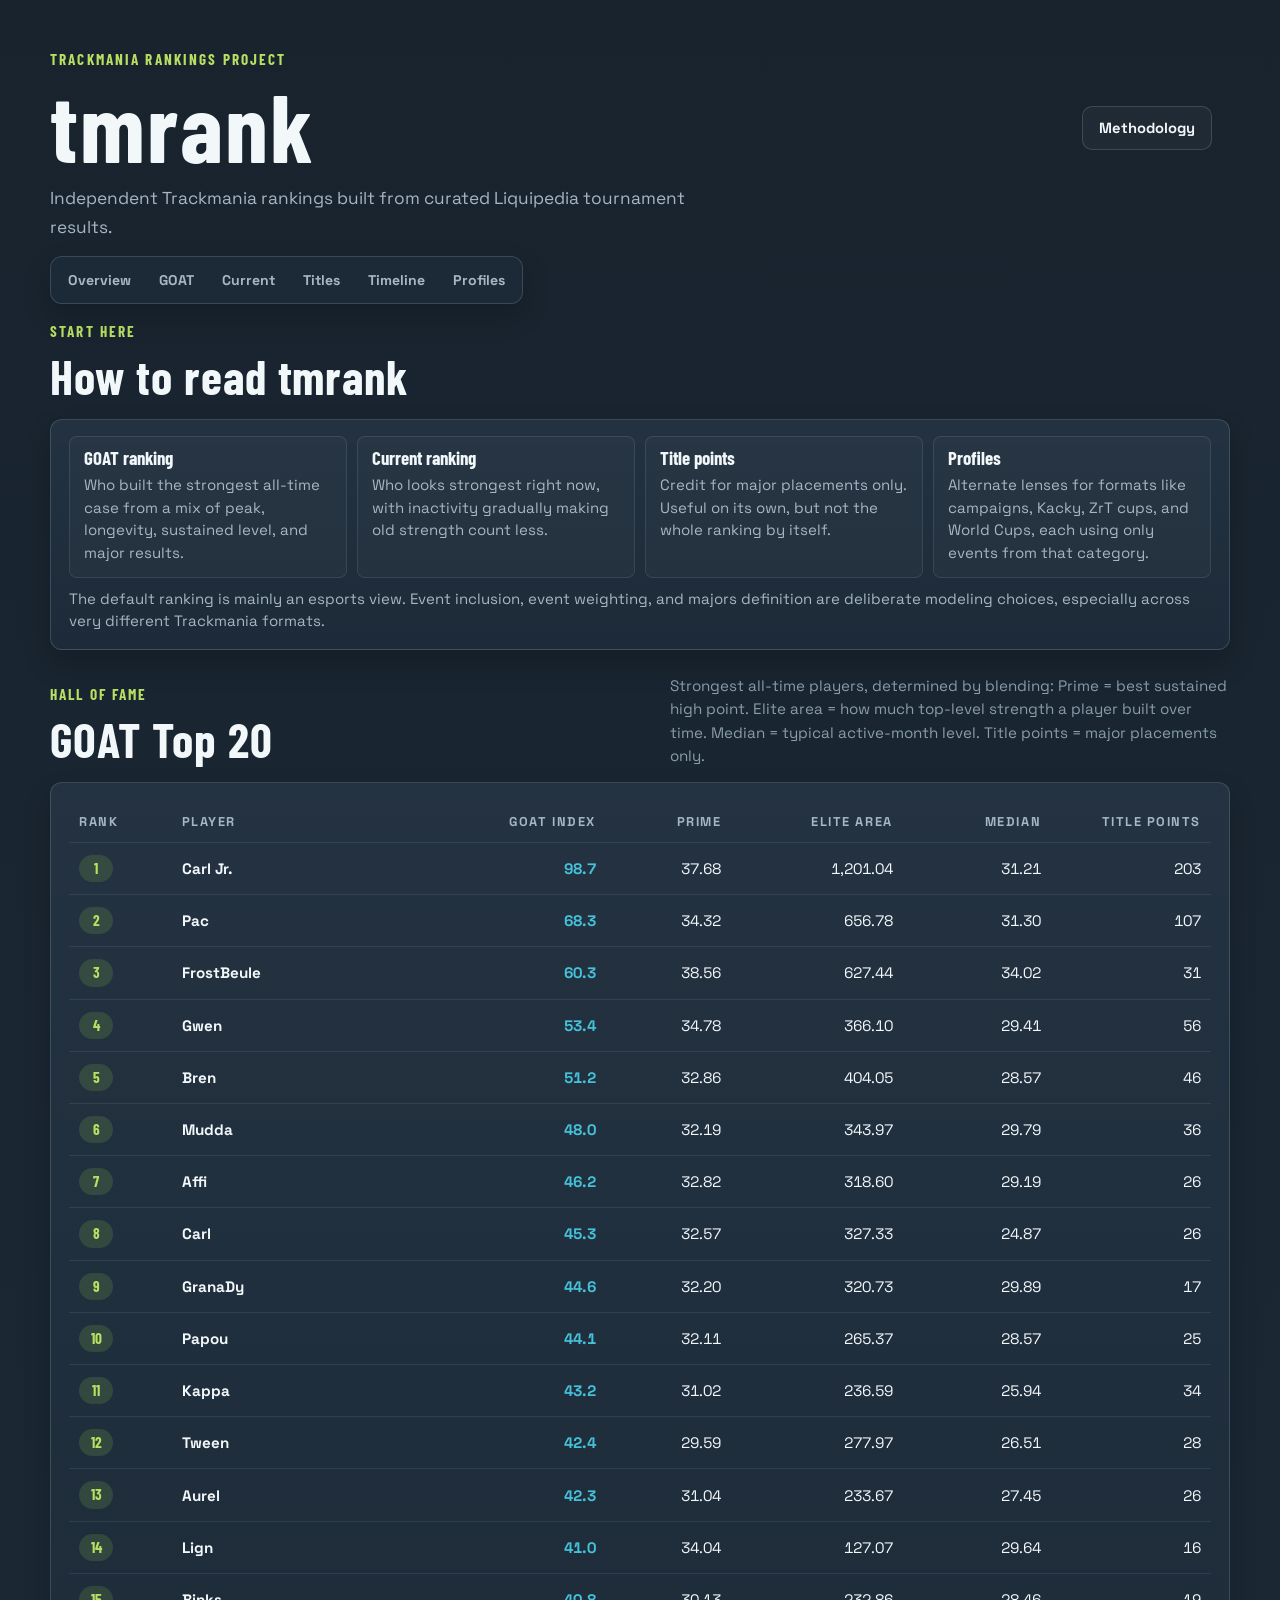
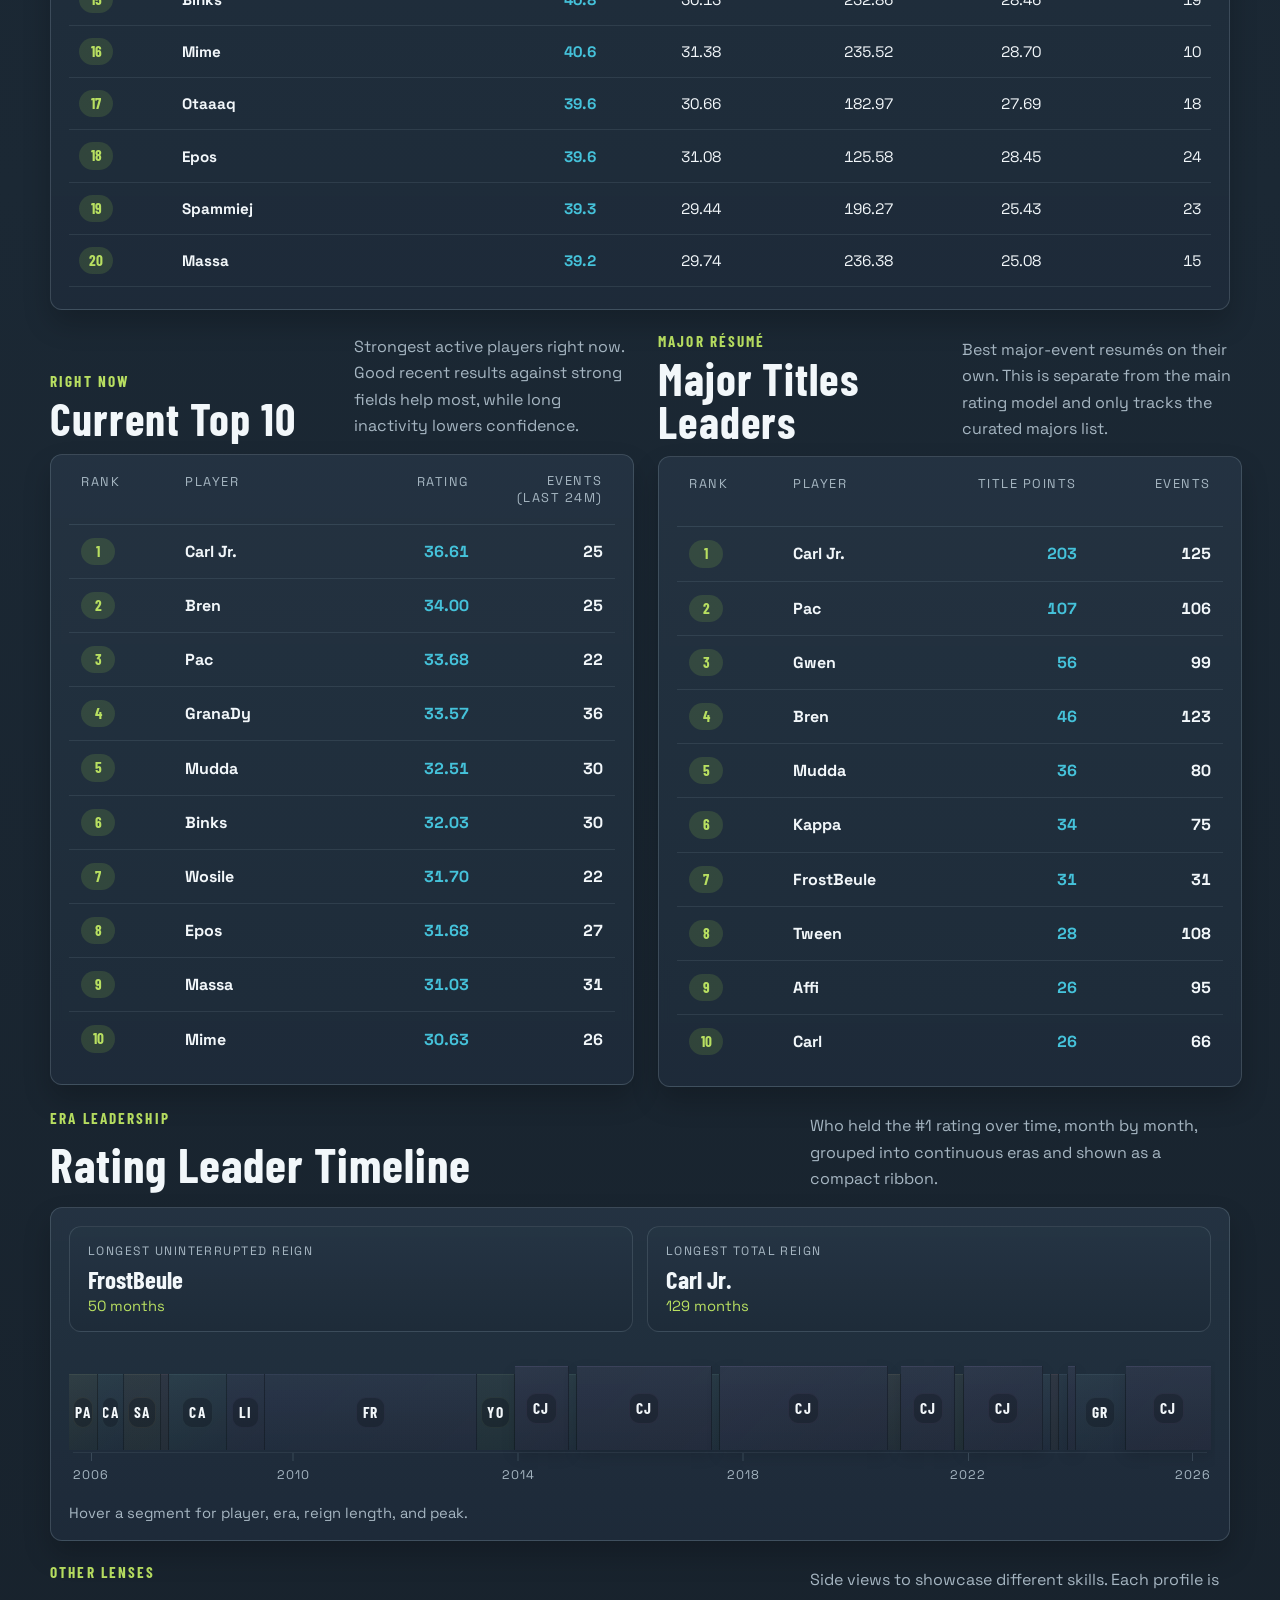
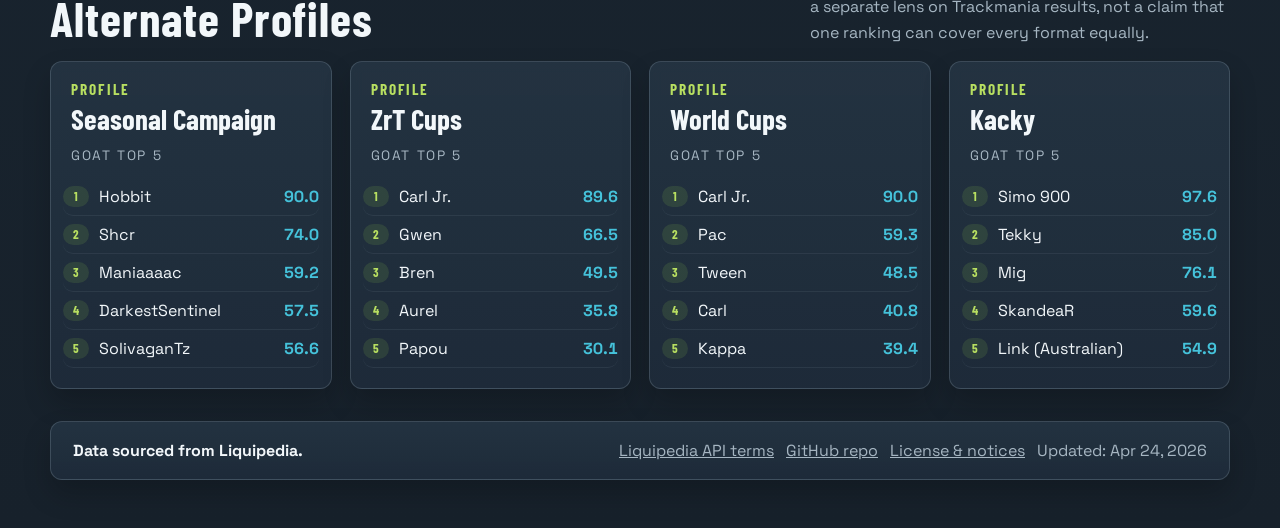
<file: docs/index.html>
<!doctype html>
<html lang="en">
  <head>
    <meta charset="utf-8">
    <meta name="viewport" content="width=device-width, initial-scale=1">
    <title>tmrank</title>
    <meta
      name="description"
      content="Trackmania rankings and GOAT views built from curated Liquipedia event history."
    >
    <link rel="preconnect" href="https://fonts.googleapis.com">
    <link rel="preconnect" href="https://fonts.gstatic.com" crossorigin>
    <link
      href="https://fonts.googleapis.com/css2?family=Barlow+Condensed:wght@500;600;700&family=Space+Grotesk:wght@400;500;700&display=swap"
      rel="stylesheet"
    >
    <link rel="stylesheet" href="./assets/styles.css?v=20260424m">
  </head>
  <body>
    <div class="site-shell">
      <header class="hero">
        <div class="hero__topline">
          <div class="hero__eyebrow">Trackmania rankings project</div>
          <a class="button hero__methodology" href="./methodology.html">Methodology</a>
        </div>
        <div class="hero__main">
          <h1>tmrank</h1>
          <p class="hero__lede">
            Independent Trackmania rankings built from curated Liquipedia tournament results.
          </p>
        </div>
      </header>

      <nav class="section-nav" aria-label="Rankings sections">
        <a href="#overview">Overview</a>
        <a href="#goat">GOAT</a>
        <a href="#current">Current</a>
        <a href="#titles">Titles</a>
        <a href="#timeline-section">Timeline</a>
        <a href="#profiles">Profiles</a>
      </nav>

      <main class="content">
        <section class="section" id="overview">
          <div class="section__header">
            <div>
              <p class="section__eyebrow">Start here</p>
              <h2>How to read tmrank</h2>
            </div>
          </div>
          <div class="card explainer-card">
            <div class="explainer-grid">
              <article class="explainer-item">
                <details class="explainer-disclosure" open>
                  <summary><h3>GOAT ranking</h3></summary>
                  <p>Who built the strongest all-time case from a mix of peak, longevity, sustained level, and major results.</p>
                </details>
              </article>
              <article class="explainer-item">
                <details class="explainer-disclosure" open>
                  <summary><h3>Current ranking</h3></summary>
                  <p>Who looks strongest right now, with inactivity gradually making old strength count less.</p>
                </details>
              </article>
              <article class="explainer-item">
                <details class="explainer-disclosure" open>
                  <summary><h3>Title points</h3></summary>
                  <p>Credit for major placements only. Useful on its own, but not the whole ranking by itself.</p>
                </details>
              </article>
              <article class="explainer-item">
                <details class="explainer-disclosure" open>
                  <summary><h3>Profiles</h3></summary>
                  <p>Alternate lenses for formats like campaigns, Kacky, ZrT cups, and World Cups, each using only events from that category.</p>
                </details>
              </article>
            </div>
            <details class="explainer-note-disclosure" open>
              <summary>Modeling choices</summary>
              <p class="explainer-note">
                The default ranking is mainly an esports view. Event inclusion, event weighting, and majors definition
                are deliberate modeling choices, especially across very different Trackmania formats.
              </p>
            </details>
          </div>
        </section>

        <section class="section" id="goat">
          <div class="section__header">
            <div>
              <p class="section__eyebrow">Hall of fame</p>
              <h2>GOAT Top 20</h2>
            </div>
            <div class="section__copy section__copy--wide">
              <p class="section__hint">Strongest all-time players, determined by blending: Prime = best sustained high point. Elite area = how much top-level strength a player built over time. Median = typical active-month level. Title points = major placements only.</p>
            </div>
          </div>
          <div class="card table-card">
            <div id="goat-table"></div>
          </div>
        </section>

        <section class="section section--split">
          <div id="current">
            <div class="section__header">
              <div>
                <p class="section__eyebrow">Right now</p>
                <h2>Current Top 10</h2>
              </div>
              <p class="section__copy">
                Strongest active players right now. Good recent results against strong fields help most, while long
                inactivity lowers confidence.
              </p>
            </div>
            <div class="card table-card">
              <div id="current-table"></div>
            </div>
          </div>
          <div id="titles">
            <div class="section__header">
              <div>
                <p class="section__eyebrow">Major résumé</p>
                <h2>Major Titles Leaders</h2>
              </div>
              <p class="section__copy">
                Best major-event resumés on their own. This is separate from the main rating model and only tracks the
                curated majors list.
              </p>
            </div>
            <div class="card table-card">
              <div id="titles-table"></div>
            </div>
          </div>
        </section>

        <section class="section" id="timeline-section">
          <div class="section__header">
            <div>
              <p class="section__eyebrow">Era leadership</p>
              <h2>Rating Leader Timeline</h2>
            </div>
            <p class="section__copy">
              Who held the #1 rating over time, month by month, grouped into continuous eras and shown as a compact
              ribbon.
            </p>
          </div>
          <div class="card timeline-card">
            <div id="timeline"></div>
          </div>
        </section>

        <section class="section" id="profiles">
          <div class="section__header">
            <div>
              <p class="section__eyebrow">Other lenses</p>
              <h2>Alternate Profiles</h2>
            </div>
            <p class="section__copy">
              Side views to showcase different skills. Each profile is a separate lens on Trackmania
              results, not a claim that one ranking can cover every format equally.
            </p>
          </div>
          <div class="profile-grid" id="profile-cards"></div>
        </section>
      </main>

      <footer class="site-footer card">
        <div>
          <strong>Data sourced from Liquipedia.</strong>
        </div>
        <div class="site-footer__links">
          <a href="https://liquipedia.net/api-terms-of-use" target="_blank" rel="noreferrer">Liquipedia API terms</a>
          <a class="is-hidden" data-repo-link href="#" target="_blank" rel="noreferrer">GitHub repo</a>
          <a href="./legal.html">License &amp; notices</a>
          <span id="footer-updated">Updated: loading...</span>
        </div>
      </footer>
    </div>

    <script src="./assets/app.js?v=20260424n"></script>
  </body>
</html>
</file>
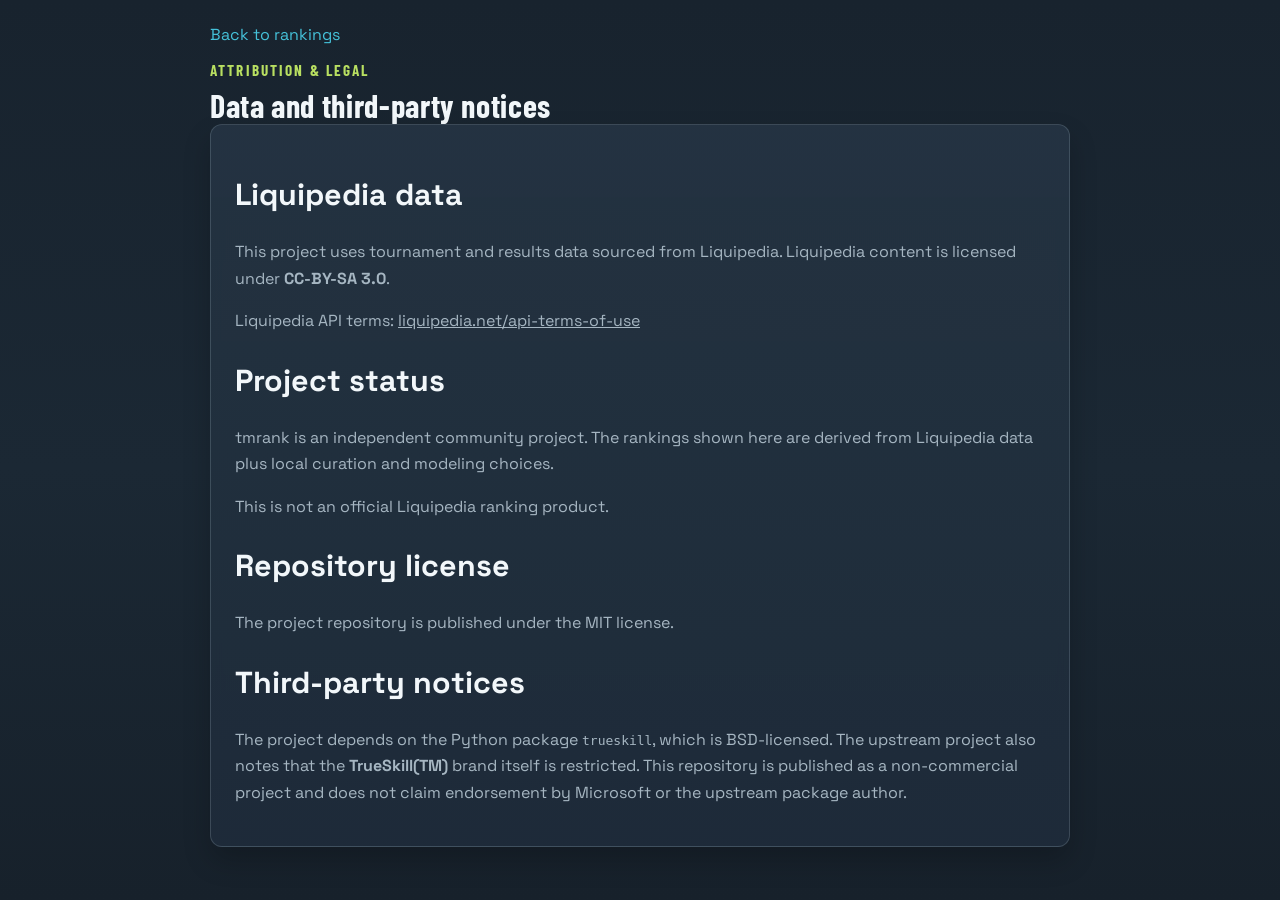
<file: docs/legal.html>
<!doctype html>
<html lang="en">
  <head>
    <meta charset="utf-8">
    <meta name="viewport" content="width=device-width, initial-scale=1">
    <title>tmrank attribution and legal</title>
    <link rel="preconnect" href="https://fonts.googleapis.com">
    <link rel="preconnect" href="https://fonts.gstatic.com" crossorigin>
    <link
      href="https://fonts.googleapis.com/css2?family=Barlow+Condensed:wght@500;600;700&family=Space+Grotesk:wght@400;500;700&display=swap"
      rel="stylesheet"
    >
    <link rel="stylesheet" href="./assets/styles.css?v=20260424m">
  </head>
  <body class="subpage-body">
    <main class="subpage">
      <a class="subpage__back" href="./index.html">Back to rankings</a>
      <p class="section__eyebrow">Attribution & legal</p>
      <h1>Data and third-party notices</h1>
      <div class="card prose">
        <h2>Liquipedia data</h2>
        <p>
          This project uses tournament and results data sourced from Liquipedia. Liquipedia content is licensed under
          <strong>CC-BY-SA 3.0</strong>.
        </p>
        <p>
          Liquipedia API terms: <a href="https://liquipedia.net/api-terms-of-use" target="_blank" rel="noreferrer">liquipedia.net/api-terms-of-use</a>
        </p>
        <h2>Project status</h2>
        <p>
          tmrank is an independent community project. The rankings shown here are derived from Liquipedia data plus
          local curation and modeling choices.
        </p>
        <p>
          This is not an official Liquipedia ranking product.
        </p>
        <h2>Repository license</h2>
        <p>
          The project repository is published under the MIT license.
        </p>
        <h2>Third-party notices</h2>
        <p>
          The project depends on the Python package <code>trueskill</code>, which is BSD-licensed. The upstream project
          also notes that the <strong>TrueSkill(TM)</strong> brand itself is restricted. This repository is published as
          a non-commercial project and does not claim endorsement by Microsoft or the upstream package author.
        </p>
      </div>
    </main>
  </body>
</html>
</file>
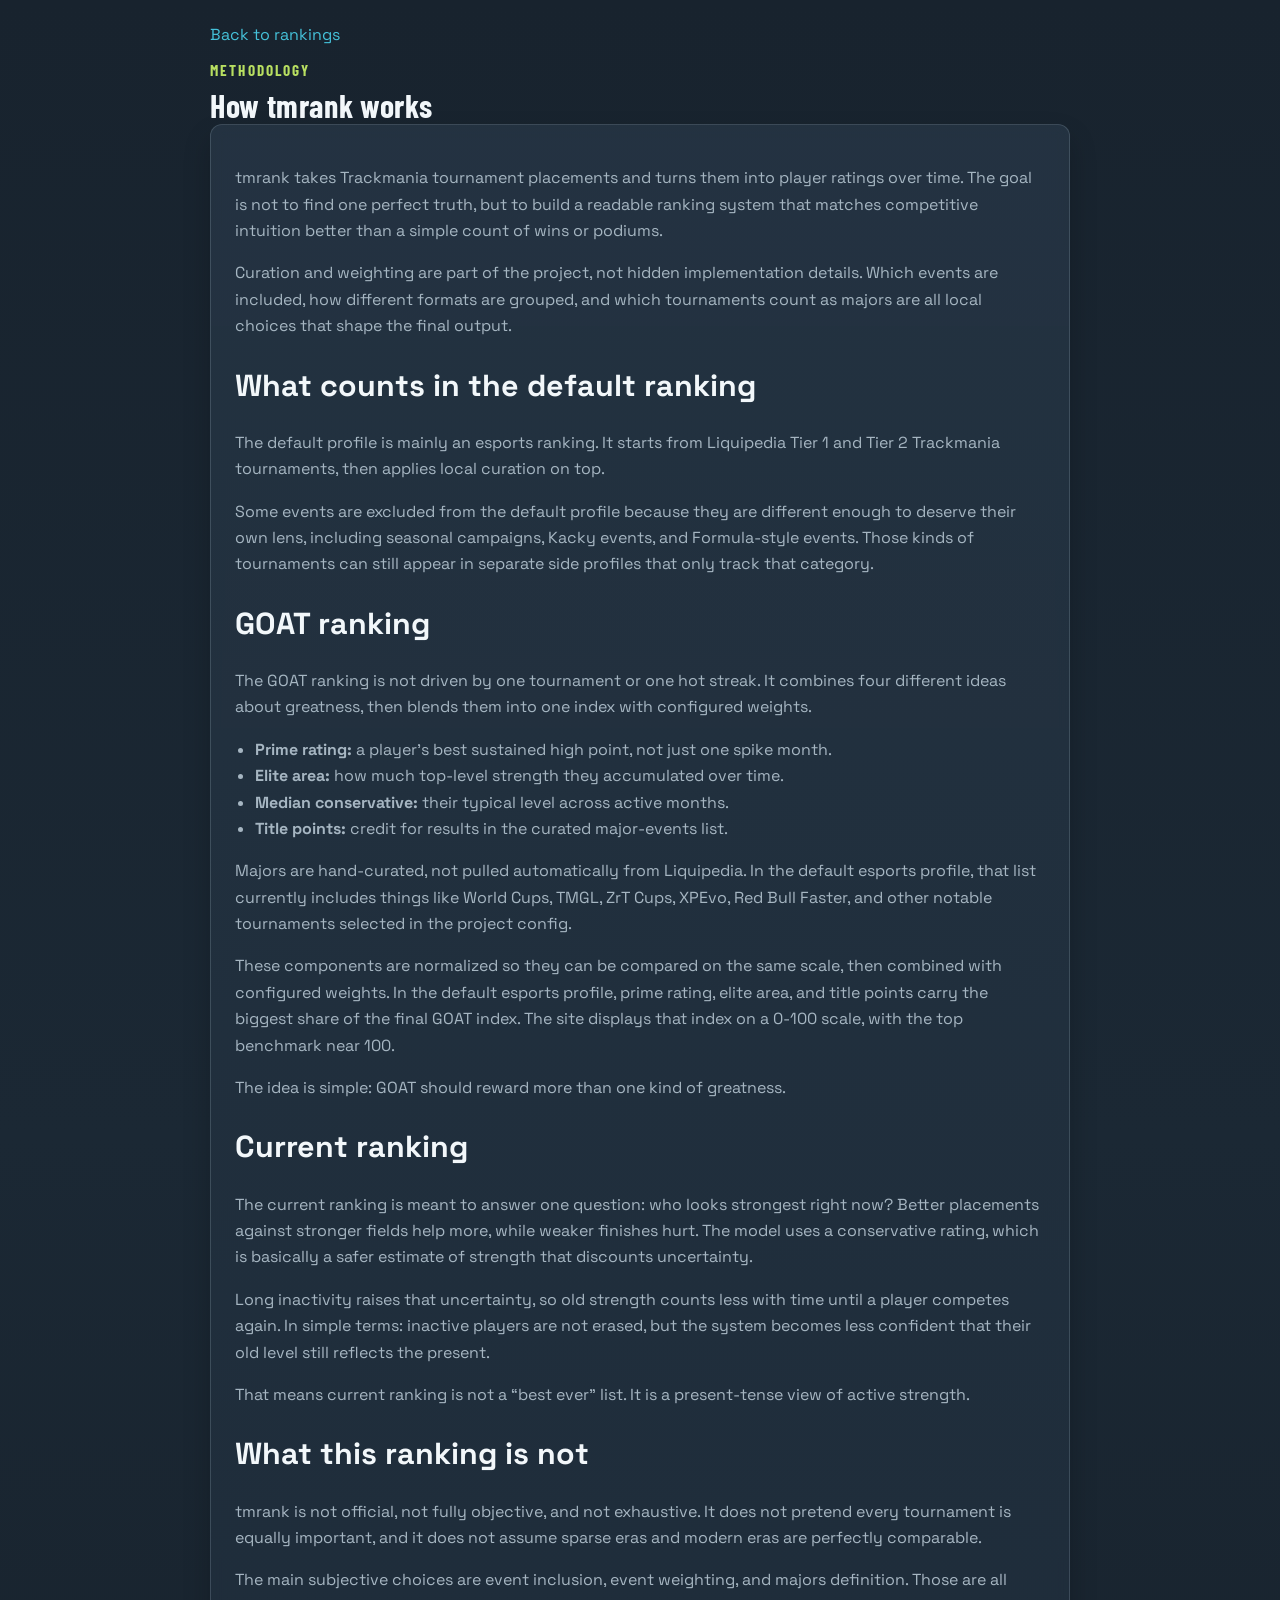
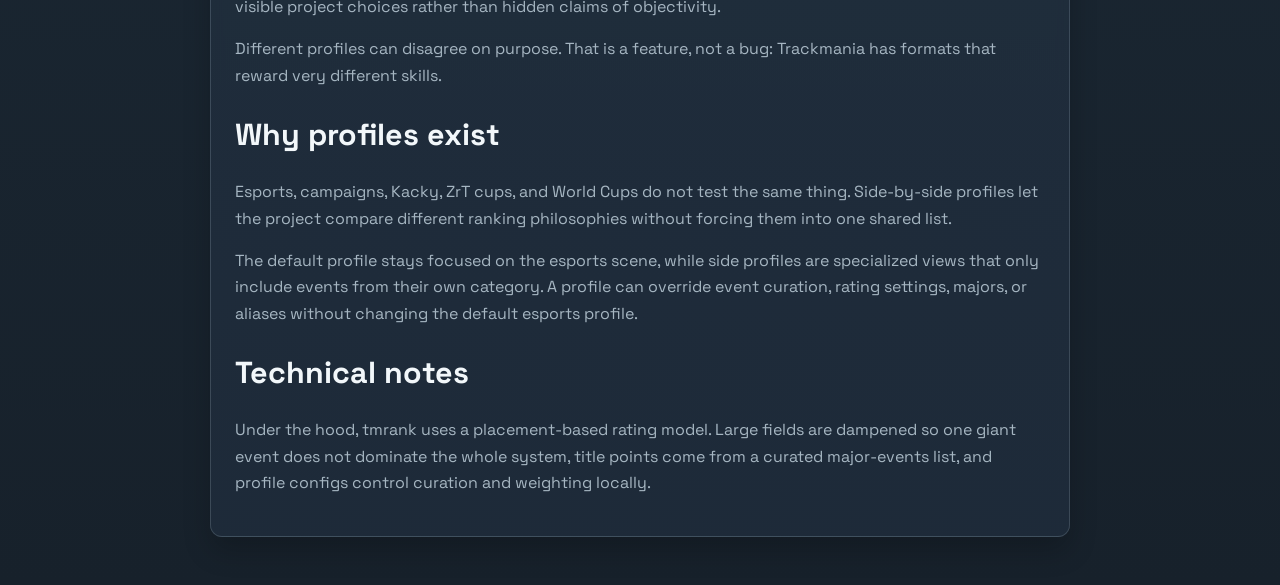
<file: docs/methodology.html>
<!doctype html>
<html lang="en">
  <head>
    <meta charset="utf-8">
    <meta name="viewport" content="width=device-width, initial-scale=1">
    <title>tmrank methodology</title>
    <link rel="preconnect" href="https://fonts.googleapis.com">
    <link rel="preconnect" href="https://fonts.gstatic.com" crossorigin>
    <link
      href="https://fonts.googleapis.com/css2?family=Barlow+Condensed:wght@500;600;700&family=Space+Grotesk:wght@400;500;700&display=swap"
      rel="stylesheet"
    >
    <link rel="stylesheet" href="./assets/styles.css?v=20260424m">
  </head>
  <body class="subpage-body">
    <main class="subpage">
      <a class="subpage__back" href="./index.html">Back to rankings</a>
      <p class="section__eyebrow">Methodology</p>
      <h1>How tmrank works</h1>
      <div class="card prose">
        <p>
          tmrank takes Trackmania tournament placements and turns them into player ratings over time. The goal is not
          to find one perfect truth, but to build a readable ranking system that matches competitive intuition better
          than a simple count of wins or podiums.
        </p>
        <p>
          Curation and weighting are part of the project, not hidden implementation details. Which events are included,
          how different formats are grouped, and which tournaments count as majors are all local choices that shape the
          final output.
        </p>
        <h2>What counts in the default ranking</h2>
        <p>
          The default profile is mainly an esports ranking. It starts from Liquipedia Tier 1 and Tier 2 Trackmania
          tournaments, then applies local curation on top.
        </p>
        <p>
          Some events are excluded from the default profile because they are different enough to deserve their own
          lens, including seasonal campaigns, Kacky events, and Formula-style events. Those kinds of tournaments can
          still appear in separate side profiles that only track that category.
        </p>
        <h2>GOAT ranking</h2>
        <p>
          The GOAT ranking is not driven by one tournament or one hot streak. It combines four different ideas about
          greatness, then blends them into one index with configured weights.
        </p>
        <ul>
          <li><strong>Prime rating:</strong> a player’s best sustained high point, not just one spike month.</li>
          <li><strong>Elite area:</strong> how much top-level strength they accumulated over time.</li>
          <li><strong>Median conservative:</strong> their typical level across active months.</li>
          <li><strong>Title points:</strong> credit for results in the curated major-events list.</li>
        </ul>
        <p>
          Majors are hand-curated, not pulled automatically from Liquipedia. In the default esports profile, that list
          currently includes things like World Cups, TMGL, ZrT Cups, XPEvo, Red Bull Faster, and other notable
          tournaments selected in the project config.
        </p>
        <p>
          These components are normalized so they can be compared on the same scale, then combined with configured
          weights. In the default esports profile, prime rating, elite area, and title points carry the biggest share
          of the final GOAT index. The site displays that index on a 0-100 scale, with the top benchmark near 100.
        </p>
        <p>
          The idea is simple: GOAT should reward more than one kind of greatness.
        </p>
        <h2>Current ranking</h2>
        <p>
          The current ranking is meant to answer one question: who looks strongest right now? Better placements against
          stronger fields help more, while weaker finishes hurt. The model uses a conservative rating, which is
          basically a safer estimate of strength that discounts uncertainty.
        </p>
        <p>
          Long inactivity raises that uncertainty, so old strength counts less with time until a player competes again.
          In simple terms: inactive players are not erased, but the system becomes less confident that their old level
          still reflects the present.
        </p>
        <p>
          That means current ranking is not a “best ever” list. It is a present-tense view of active strength.
        </p>
        <h2>What this ranking is not</h2>
        <p>
          tmrank is not official, not fully objective, and not exhaustive. It does not pretend every tournament is
          equally important, and it does not assume sparse eras and modern eras are perfectly comparable.
        </p>
        <p>
          The main subjective choices are event inclusion, event weighting, and majors definition. Those are all
          visible project choices rather than hidden claims of objectivity.
        </p>
        <p>
          Different profiles can disagree on purpose. That is a feature, not a bug: Trackmania has formats that reward
          very different skills.
        </p>
        <h2>Why profiles exist</h2>
        <p>
          Esports, campaigns, Kacky, ZrT cups, and World Cups do not test the same thing. Side-by-side profiles let
          the project compare different ranking philosophies without forcing them into one shared list.
        </p>
        <p>
          The default profile stays focused on the esports scene, while side profiles are specialized views that only
          include events from their own category. A profile can override event curation, rating settings, majors, or
          aliases without changing the default esports profile.
        </p>
        <h2>Technical notes</h2>
        <p>
          Under the hood, tmrank uses a placement-based rating model. Large fields are dampened so one giant event does
          not dominate the whole system, title points come from a curated major-events list, and profile configs control
          curation and weighting locally.
        </p>
      </div>
    </main>
  </body>
</html>
</file>
<file: docs/assets/styles.css>
:root {
  --bg: #17212b;
  --bg-panel: #223140;
  --bg-panel-strong: #293a4b;
  --line: rgba(196, 216, 228, 0.18);
  --text: #f2f7fa;
  --muted: #a6b6c2;
  --accent: #45c2da;
  --accent-2: #b8df61;
  --accent-3: #ee985d;
  --shadow: 0 14px 28px rgba(0, 0, 0, 0.2);
  --radius-card: 12px;
  --radius-control: 10px;
  --radius-panel: 8px;
}

* {
  box-sizing: border-box;
}

html {
  scroll-behavior: smooth;
}

body {
  margin: 0;
  min-height: 100vh;
  background:
    linear-gradient(180deg, #18232e 0%, #1b2834 48%, #17212b 100%);
  color: var(--text);
  font-family: "Space Grotesk", sans-serif;
}

a {
  color: inherit;
}

.site-shell,
.subpage {
  width: min(1180px, calc(100% - 32px));
  margin: 0 auto;
  padding: 24px 0 48px;
}

.hero {
  position: relative;
  padding: 28px 0 14px;
}

.hero__topline {
  display: flex;
  align-items: center;
  justify-content: space-between;
  gap: 16px;
  margin-bottom: 14px;
}

.hero__topline .hero__eyebrow {
  margin: 0;
}

.hero__methodology {
  flex: 0 0 auto;
  padding: 10px 14px;
  font-size: 0.92rem;
  font-weight: 700;
}

@media (min-width: 901px) {
  .hero__topline {
    display: block;
    padding-right: 160px;
  }

  .hero__methodology {
    position: absolute;
    top: 82px;
    right: 18px;
  }
}

.section-nav {
  position: sticky;
  top: 10px;
  z-index: 30;
  display: flex;
  gap: 6px;
  align-items: center;
  width: max-content;
  max-width: 100%;
  margin: 0 0 20px;
  padding: 6px;
  overflow-x: auto;
  border: 1px solid rgba(196, 216, 228, 0.18);
  border-radius: var(--radius-card);
  background: rgba(30, 43, 57, 0.92);
  box-shadow: 0 12px 28px rgba(0, 0, 0, 0.18);
  backdrop-filter: blur(10px);
  scrollbar-width: none;
}

.section-nav::-webkit-scrollbar {
  display: none;
}

.section-nav a {
  flex: 0 0 auto;
  padding: 8px 11px;
  border-radius: var(--radius-control);
  color: var(--muted);
  font-size: 0.88rem;
  font-weight: 700;
  text-decoration: none;
  transition: color 160ms ease, background 160ms ease;
}

.section-nav a:hover,
.section-nav a:focus-visible {
  color: var(--text);
  background: rgba(69, 194, 218, 0.11);
  outline: none;
}

.hero__eyebrow,
.section__eyebrow {
  margin: 0 0 8px;
  color: var(--accent-2);
  font: 700 0.95rem/1 "Barlow Condensed", sans-serif;
  letter-spacing: 0.14em;
  text-transform: uppercase;
}

.hero__grid {
  display: grid;
  grid-template-columns: 1.7fr 1fr;
  gap: 20px;
  align-items: start;
}

.hero h1,
.subpage h1,
.section h2 {
  margin: 0;
  font-family: "Barlow Condensed", sans-serif;
  letter-spacing: 0.02em;
}

.hero h1 {
  font-size: clamp(3rem, 10vw, 6rem);
  line-height: 0.92;
}

.hero__lede {
  max-width: 700px;
  margin: 14px 0 0;
  color: var(--muted);
  font-size: 1.08rem;
  line-height: 1.7;
}

.hero__main {
  max-width: 760px;
}

.card {
  border: 1px solid var(--line);
  background: linear-gradient(180deg, rgba(36, 51, 66, 0.96), rgba(30, 43, 57, 0.98));
  border-radius: var(--radius-card);
  box-shadow: var(--shadow);
  backdrop-filter: blur(6px);
}

.hero__meta {
  width: min(100%, 380px);
  padding: 18px 20px;
  justify-self: end;
}

.hero__meta .stat {
  gap: 4px;
}

.hero__meta .stat__value {
  color: rgba(237, 245, 251, 0.86);
  font: 700 1.08rem/1.3 "Space Grotesk", sans-serif;
  letter-spacing: 0.01em;
}

.hero__meta .stat__label {
  font-size: 0.8rem;
}

.stat {
  display: flex;
  flex-direction: column;
  gap: 6px;
}

.stat__label {
  color: var(--muted);
  font-size: 0.85rem;
  text-transform: uppercase;
  letter-spacing: 0.12em;
}

.stat__value {
  font: 700 2rem/1 "Barlow Condensed", sans-serif;
}

.hero__method,
.section__copy,
.site-footer__copy,
.subpage .prose p,
.subpage .prose li {
  color: var(--muted);
  line-height: 1.65;
}

.hero__actions,
.site-footer__links {
  display: flex;
  flex-wrap: wrap;
  gap: 12px;
  margin-top: 20px;
}

.hero__actions {
  margin-top: 14px;
}

.button {
  display: inline-flex;
  align-items: center;
  justify-content: center;
  padding: 12px 16px;
  border-radius: var(--radius-control);
  border: 1px solid var(--line);
  text-decoration: none;
  background: rgba(255, 255, 255, 0.035);
  transition: transform 180ms ease, border-color 180ms ease, background 180ms ease;
}

.hero__meta .button {
  padding: 10px 14px;
}

.button:hover {
  transform: translateY(-1px);
  border-color: rgba(41, 211, 242, 0.45);
  background: rgba(41, 211, 242, 0.08);
}

.button--accent {
  border-color: rgba(69, 194, 218, 0.45);
  background: rgba(69, 194, 218, 0.13);
}

.is-hidden {
  display: none;
}

.content {
  display: flex;
  flex-direction: column;
  gap: 24px;
}

.section {
  display: flex;
  flex-direction: column;
  gap: 14px;
  scroll-margin-top: 78px;
}

.section--split {
  display: grid;
  grid-template-columns: 1fr 1fr;
  gap: 24px;
}

.section--split > div {
  display: flex;
  flex-direction: column;
  gap: 14px;
  scroll-margin-top: 78px;
}

.section--split .section__header {
  display: grid;
  grid-template-columns: minmax(220px, 280px) minmax(0, 1fr);
  gap: 24px;
  align-items: end;
}

.section--split .section__header h2 {
  font-size: clamp(2rem, 4vw, 2.8rem);
  line-height: 0.95;
}

.section__header {
  display: flex;
  justify-content: space-between;
  gap: 20px;
  align-items: end;
}

.section__header h2 {
  font-size: clamp(2rem, 5vw, 3rem);
}

.section__copy {
  max-width: 420px;
  margin: 0;
}

.section__copy--wide {
  max-width: 560px;
}

.section__copy p {
  margin: 0;
}

.section__copy p + p {
  margin-top: 10px;
}

.section__hint {
  color: rgba(152, 173, 186, 0.88);
  font-size: 0.95rem;
  line-height: 1.55;
}

.explainer-card {
  padding: 16px 18px;
}

.explainer-grid {
  display: grid;
  grid-template-columns: repeat(4, minmax(0, 1fr));
  gap: 10px;
}

.explainer-item {
  padding: 12px 14px;
  border: 1px solid rgba(196, 216, 228, 0.12);
  border-radius: var(--radius-panel);
  background: rgba(255, 255, 255, 0.025);
}

.explainer-disclosure summary,
.explainer-note-disclosure summary,
.goat-mobile-card__details summary {
  list-style: none;
}

.explainer-disclosure summary::-webkit-details-marker,
.explainer-note-disclosure summary::-webkit-details-marker,
.goat-mobile-card__details summary::-webkit-details-marker {
  display: none;
}

.explainer-disclosure summary {
  pointer-events: none;
  cursor: default;
}

.explainer-item h3 {
  margin: 0 0 6px;
  font: 700 1.18rem/1 "Barlow Condensed", sans-serif;
}

.explainer-item p,
.explainer-note {
  margin: 0;
  color: var(--muted);
  font-size: 0.94rem;
  line-height: 1.5;
}

.explainer-note {
  margin-top: 10px;
}

.explainer-note-disclosure summary {
  display: none;
}

.table-card,
.timeline-card {
  padding: 18px;
}

.table-scroll {
  overflow-x: auto;
  overflow-y: hidden;
  margin: 0 -4px;
  padding: 0 4px 4px;
  -webkit-overflow-scrolling: touch;
  scrollbar-width: thin;
  scrollbar-color: rgba(41, 211, 242, 0.35) rgba(255, 255, 255, 0.04);
}

.table-scroll::-webkit-scrollbar,
.timeline-scroll::-webkit-scrollbar {
  height: 10px;
}

.table-scroll::-webkit-scrollbar-track,
.timeline-scroll::-webkit-scrollbar-track {
  background: rgba(255, 255, 255, 0.04);
  border-radius: var(--radius-control);
}

.table-scroll::-webkit-scrollbar-thumb,
.timeline-scroll::-webkit-scrollbar-thumb {
  background: rgba(41, 211, 242, 0.28);
  border-radius: var(--radius-control);
}

table,
.data-table {
  width: 100%;
  border-collapse: collapse;
}

.data-table {
  width: max-content;
  min-width: 100%;
}

.data-table--goat {
  width: 100%;
  table-layout: fixed;
  min-width: 820px;
}

.data-table--goat th:nth-child(1),
.data-table--goat td:nth-child(1) {
  width: 9%;
}

.data-table--goat th:nth-child(2),
.data-table--goat td:nth-child(2) {
  width: 27%;
}

.data-table--goat th:nth-child(3),
.data-table--goat td:nth-child(3),
.data-table--goat th:nth-child(4),
.data-table--goat td:nth-child(4) {
  width: 11%;
}

.data-table--goat th:nth-child(5),
.data-table--goat td:nth-child(5) {
  width: 15%;
}

.data-table--goat th:nth-child(6),
.data-table--goat td:nth-child(6) {
  width: 13%;
}

.data-table--goat th:nth-child(7),
.data-table--goat td:nth-child(7) {
  width: 14%;
}

.data-table--goat th:nth-child(n+3),
.data-table--goat td:nth-child(n+3) {
  text-align: right;
  font-variant-numeric: tabular-nums;
}

.goat-player-trigger {
  appearance: none;
  border: 0;
  padding: 0;
  background: transparent;
  color: inherit;
  font: inherit;
  font-weight: 700;
  cursor: help;
  transition: color 180ms ease, text-shadow 180ms ease;
}

.goat-player-trigger:hover,
.goat-player-trigger:focus-visible {
  color: #f2f7fb;
  text-shadow: 0 0 12px rgba(41, 211, 242, 0.12);
  outline: none;
}

.goat-player-trigger--mobile {
  display: block;
  width: 100%;
  text-align: left;
  cursor: pointer;
}

th,
td {
  padding: 12px 10px;
  text-align: left;
  border-bottom: 1px solid rgba(183, 212, 227, 0.1);
  font-size: 0.95rem;
}

th {
  color: var(--muted);
  font-size: 0.8rem;
  letter-spacing: 0.12em;
  text-transform: uppercase;
}

tbody tr:hover {
  background: rgba(41, 211, 242, 0.04);
}

.rank-pill {
  display: inline-flex;
  min-width: 34px;
  justify-content: center;
  padding: 6px 9px;
  border-radius: 999px;
  background: rgba(185, 255, 79, 0.12);
  color: var(--accent-2);
  font: 700 0.95rem/1 "Barlow Condensed", sans-serif;
}

.metric-strong {
  color: var(--accent);
  font-weight: 700;
}

.title-points-trigger {
  padding: 0;
  border: 0;
  background: transparent;
  cursor: pointer;
  font: inherit;
}

.title-points-trigger:hover,
.title-points-trigger:focus-visible {
  color: var(--accent-2);
  outline: none;
}

.goat-mobile-list {
  display: grid;
  gap: 12px;
  margin: 0;
  padding: 0;
  width: 100%;
}

.goat-mobile-card {
  display: block;
  width: 100%;
  padding: 14px;
  border-radius: var(--radius-card);
  border: 1px solid rgba(196, 216, 228, 0.12);
  background: linear-gradient(180deg, rgba(36, 51, 66, 0.96), rgba(30, 43, 57, 0.98));
}

.goat-mobile-card__header {
  display: flex;
  justify-content: space-between;
  gap: 12px;
  align-items: flex-start;
  margin-bottom: 12px;
}

.goat-mobile-card__identity {
  display: flex;
  align-items: center;
  gap: 12px;
  min-width: 0;
}

.goat-mobile-card__name {
  font: 700 1.45rem/1 "Barlow Condensed", sans-serif;
  word-break: break-word;
}

.goat-mobile-card__label {
  margin-top: 5px;
  color: var(--muted);
  font-size: 0.76rem;
  text-transform: uppercase;
  letter-spacing: 0.12em;
}

.goat-mobile-card__score {
  flex: 0 0 auto;
  color: var(--accent);
  font: 700 1.5rem/1 "Barlow Condensed", sans-serif;
  text-align: right;
}

.goat-mobile-card__details {
  border-top: 1px solid rgba(196, 216, 228, 0.1);
  padding-top: 10px;
}

.goat-mobile-card__details summary {
  display: inline-flex;
  align-items: center;
  gap: 8px;
  color: var(--muted);
  cursor: pointer;
  font-size: 0.76rem;
  font-weight: 700;
  letter-spacing: 0.12em;
  text-transform: uppercase;
}

.goat-mobile-card__details summary::after {
  content: "";
  width: 7px;
  height: 7px;
  border-right: 1px solid currentColor;
  border-bottom: 1px solid currentColor;
  transform: translateY(-2px) rotate(45deg);
  transition: transform 160ms ease;
}

.goat-mobile-card__details[open] summary {
  margin-bottom: 10px;
}

.goat-mobile-card__details[open] summary::after {
  transform: translateY(2px) rotate(225deg);
}

.goat-mobile-card__metrics {
  display: grid;
  grid-template-columns: 1fr 1fr;
  gap: 10px;
  width: 100%;
}

.goat-mobile-metric {
  padding: 10px 12px;
  border-radius: var(--radius-panel);
  border: 1px solid rgba(196, 216, 228, 0.1);
  background: rgba(255, 255, 255, 0.025);
}

.goat-mobile-metric__label,
.goat-mobile-metric__value {
  display: block;
}

.goat-mobile-metric__label {
  margin-bottom: 6px;
  color: var(--muted);
  font-size: 0.72rem;
  text-transform: uppercase;
  letter-spacing: 0.1em;
}

.goat-mobile-metric__value {
  font: 700 1.05rem/1 "Barlow Condensed", sans-serif;
}

.current-list {
  display: grid;
  gap: 0;
}

.current-list__header,
.current-list__row {
  display: grid;
  grid-template-columns: 86px minmax(150px, 1fr) 116px 116px;
  gap: 18px;
  align-items: center;
}

.current-list__header {
  min-height: 52px;
  padding: 0 12px 12px;
  border-bottom: 1px solid rgba(183, 212, 227, 0.12);
  color: var(--muted);
  font-size: 0.8rem;
  letter-spacing: 0.12em;
  text-transform: uppercase;
  align-items: start;
}

.current-list__header span:nth-child(3),
.current-list__header span:nth-child(4) {
  text-align: right;
}

.current-list__events-heading {
  display: inline-flex;
  flex-direction: column;
  gap: 2px;
  justify-self: end;
  line-height: 1.2;
}

.current-list__row {
  padding: 13px 12px;
  border-bottom: 1px solid rgba(183, 212, 227, 0.1);
  transition: background 180ms ease;
}

.current-list__row:last-child {
  border-bottom: 0;
}

.current-list__row:hover {
  background: rgba(41, 211, 242, 0.04);
}

.current-list__row--interactive {
  cursor: pointer;
}

.current-list__row--interactive:focus-visible {
  outline: 1px solid rgba(41, 211, 242, 0.45);
  outline-offset: 3px;
}

.current-list__player {
  min-width: 0;
  font-weight: 700;
}

.current-list__rating,
.current-list__events {
  font-variant-numeric: tabular-nums;
  text-align: right;
}

.current-list__rating strong {
  color: var(--accent);
}

.current-list__mobile-label {
  display: none;
}

.timeline-summary {
  display: grid;
  grid-template-columns: repeat(auto-fit, minmax(240px, 1fr));
  gap: 14px;
  margin-bottom: 18px;
}

.timeline-stat {
  padding: 16px 18px;
  border-radius: var(--radius-card);
  border: 1px solid rgba(196, 216, 228, 0.14);
  background: linear-gradient(180deg, rgba(37, 53, 68, 0.96), rgba(30, 43, 57, 0.98));
}

.timeline-stat__label,
.timeline-stat__meta {
  display: block;
}

.timeline-stat__label {
  margin-bottom: 8px;
  color: var(--muted);
  font-size: 0.76rem;
  text-transform: uppercase;
  letter-spacing: 0.12em;
}

.timeline-stat__value {
  display: block;
  margin-bottom: 6px;
  font: 700 1.55rem/1 "Barlow Condensed", sans-serif;
}

.timeline-stat__meta {
  color: var(--accent-2);
  font-size: 0.92rem;
}

.timeline-ribbon-wrap {
  display: flex;
  flex-direction: column;
  gap: 12px;
  padding-top: 8px;
}

.timeline-scroll {
  overflow-x: auto;
  overflow-y: visible;
  padding: 0 4px 6px;
  margin: 0 -4px;
  -webkit-overflow-scrolling: touch;
  scrollbar-width: thin;
  scrollbar-color: rgba(41, 211, 242, 0.35) rgba(255, 255, 255, 0.04);
}

.timeline-ribbon-stage {
  min-width: 100%;
  padding-top: 8px;
}

.timeline-ribbon {
  --ribbon-height: 84px;
  display: flex;
  align-items: flex-end;
  width: 100%;
  height: var(--ribbon-height);
  overflow: visible;
  border-radius: var(--radius-card);
  border: 0;
  background: transparent;
  box-shadow: none;
}

.timeline-segment {
  position: relative;
  flex: var(--segment-weight, 1) 1 0;
  min-width: 8px;
  display: flex;
  align-items: center;
  justify-content: center;
  align-self: flex-end;
  height: calc(var(--ribbon-height) - 8px);
  padding: 10px 4px;
  border-right: 1px solid rgba(15, 23, 31, 0.52);
  background:
    linear-gradient(
      135deg,
      hsla(var(--player-hue), 42%, 58%, calc(0.07 - (var(--accent-index, 0) * 0.006))),
      hsla(var(--player-hue-2), 38%, 54%, calc(0.035 + (var(--accent-index, 0) * 0.004)))
    ),
    linear-gradient(180deg, rgba(38, 52, 66, 0.96), rgba(29, 41, 54, 0.99));
  box-shadow: inset 0 1px 0 hsla(var(--player-hue), 45%, 72%, 0.08);
  transition: transform 180ms ease, filter 180ms ease;
  outline: none;
}

.timeline-segment--compact {
  padding-left: 0;
  padding-right: 0;
}

.timeline-segment--dominant {
  height: var(--ribbon-height);
  box-shadow:
    inset 0 1px 0 hsla(var(--player-hue), 45%, 72%, 0.12),
    0 6px 14px rgba(0, 0, 0, 0.12);
}

.timeline-segment:hover {
  z-index: 1;
  transform: translateY(-2px);
  filter: brightness(1.06);
}

.timeline-segment:focus-visible {
  z-index: 2;
  transform: translateY(-2px);
  filter: brightness(1.06);
  box-shadow:
    inset 0 1px 0 hsla(var(--player-hue), 45%, 72%, 0.08),
    0 0 0 2px rgba(41, 211, 242, 0.34);
}

.timeline-segment:last-child {
  border-right: 0;
}

.timeline-segment__label {
  display: inline-flex;
  align-items: center;
  justify-content: center;
  min-width: 0;
  padding: 7px 6px 6px;
  border-radius: var(--radius-control);
  background: rgba(15, 23, 31, 0.34);
  border: 1px solid hsla(var(--player-hue), 40%, 68%, 0.08);
  color: var(--text);
  font: 700 clamp(0.72rem, 1.2vw, 1rem)/1 "Barlow Condensed", sans-serif;
  letter-spacing: 0.08em;
  text-transform: uppercase;
  white-space: nowrap;
  overflow: hidden;
  text-overflow: ellipsis;
}

.timeline-segment__label--initials {
  text-transform: uppercase;
}

.timeline-floating-tooltip {
  position: fixed;
  z-index: 40;
  display: none;
  min-width: 240px;
  max-width: min(320px, calc(100vw - 32px));
  padding: 15px 17px;
  border-radius: var(--radius-card);
  border: 1px solid rgba(196, 216, 228, 0.18);
  background: linear-gradient(180deg, rgba(38, 53, 68, 0.99), rgba(29, 41, 54, 0.995));
  box-shadow: 0 16px 36px rgba(0, 0, 0, 0.28);
  pointer-events: none;
}

.timeline-floating-tooltip::after {
  content: "";
  position: absolute;
  left: 50%;
  top: 100%;
  width: 14px;
  height: 14px;
  background: rgba(29, 41, 54, 0.99);
  border-right: 1px solid rgba(196, 216, 228, 0.14);
  border-bottom: 1px solid rgba(196, 216, 228, 0.14);
  transform: translateX(-50%) rotate(45deg);
}

.timeline-floating-tooltip__eyebrow {
  margin-bottom: 8px;
  color: var(--accent-2);
  font-size: 0.74rem;
  text-transform: uppercase;
  letter-spacing: 0.12em;
}

.timeline-floating-tooltip__player {
  margin-bottom: 8px;
  font: 700 1.55rem/1 "Barlow Condensed", sans-serif;
}

.timeline-floating-tooltip__meta {
  display: flex;
  flex-wrap: wrap;
  gap: 10px 14px;
  color: var(--muted);
  font-size: 0.92rem;
}

.timeline-ribbon__hint {
  margin: 0;
  color: var(--muted);
  font-size: 0.92rem;
}

.title-floating-tooltip {
  position: fixed;
  z-index: 45;
  display: none;
  min-width: 260px;
  max-width: min(360px, calc(100vw - 32px));
  padding: 16px 18px;
  border-radius: var(--radius-card);
  border: 1px solid rgba(196, 216, 228, 0.18);
  background: linear-gradient(180deg, rgba(38, 53, 68, 0.99), rgba(29, 41, 54, 0.995));
  box-shadow: 0 16px 36px rgba(0, 0, 0, 0.28);
  pointer-events: auto;
}

.title-floating-tooltip::after {
  content: "";
  position: absolute;
  left: 50%;
  width: 14px;
  height: 14px;
  background: rgba(29, 41, 54, 0.99);
  border-right: 1px solid rgba(196, 216, 228, 0.14);
  border-bottom: 1px solid rgba(196, 216, 228, 0.14);
  transform: translateX(-50%) rotate(45deg);
}

.title-floating-tooltip[data-position="above"]::after {
  top: 100%;
}

.title-floating-tooltip[data-position="below"]::after {
  top: -8px;
  transform: translateX(-50%) rotate(225deg);
}

.title-floating-tooltip__eyebrow {
  margin-bottom: 8px;
  color: var(--accent-3);
  font-size: 0.74rem;
  text-transform: uppercase;
  letter-spacing: 0.12em;
}

.title-floating-tooltip__header {
  display: flex;
  justify-content: space-between;
  gap: 12px;
  align-items: end;
  margin-bottom: 12px;
}

.title-floating-tooltip__player {
  font: 700 1.45rem/1 "Barlow Condensed", sans-serif;
}

.title-floating-tooltip__list {
  display: grid;
  gap: 10px;
  max-height: 280px;
  overflow-y: auto;
  overscroll-behavior: contain;
  padding-right: 2px;
}

.title-floating-tooltip__item {
  display: grid;
  grid-template-columns: auto 1fr;
  gap: 10px;
  align-items: start;
  padding-top: 2px;
}

.title-floating-tooltip__item--group-start {
  margin-top: 6px;
  padding-top: 12px;
  border-top: 1px solid rgba(196, 216, 228, 0.14);
}

.title-floating-tooltip__badge {
  display: inline-flex;
  min-width: 40px;
  justify-content: center;
  padding: 6px 8px;
  border-radius: 999px;
  font: 700 0.82rem/1 "Barlow Condensed", sans-serif;
}

.title-floating-tooltip__badge--1 {
  background: rgba(185, 255, 79, 0.12);
  color: var(--accent-2);
}

.title-floating-tooltip__badge--2 {
  background: rgba(41, 211, 242, 0.12);
  color: var(--accent);
}

.title-floating-tooltip__badge--3 {
  background: rgba(255, 140, 66, 0.12);
  color: var(--accent-3);
}

.title-floating-tooltip__item-copy {
  min-width: 0;
}

.title-floating-tooltip__item-name {
  font-weight: 700;
  line-height: 1.35;
}

.title-floating-tooltip__item-meta {
  display: flex;
  flex-wrap: wrap;
  gap: 6px 10px;
  margin-top: 4px;
  color: var(--muted);
  font-size: 0.82rem;
}

.title-floating-tooltip__tag {
  color: var(--accent-2);
}

.goat-player-tooltip__stats {
  display: grid;
  grid-template-columns: repeat(2, minmax(0, 1fr));
  gap: 10px 16px;
  margin: 0;
}

.goat-player-tooltip__stat {
  margin: 0;
}

.goat-player-tooltip__stat dt {
  margin: 0 0 4px;
  color: var(--muted);
  font-size: 0.75rem;
  letter-spacing: 0.12em;
  text-transform: uppercase;
}

.goat-player-tooltip__stat dd {
  margin: 0;
  font-weight: 700;
  line-height: 1.3;
}

.goat-player-tooltip__stat--wide {
  grid-column: 1 / -1;
}

.timeline-axis {
  position: relative;
  height: 34px;
  margin: 2px 4px 0;
  border-top: 1px solid rgba(183, 212, 227, 0.08);
}

.timeline-axis__tick {
  position: absolute;
  top: 0;
  transform: translateX(-50%);
  display: flex;
  flex-direction: column;
  align-items: center;
  gap: 6px;
}

.timeline-axis__line {
  width: 1px;
  height: 8px;
  background: rgba(183, 212, 227, 0.18);
}

.timeline-axis__label {
  color: var(--muted);
  font-size: 0.78rem;
  letter-spacing: 0.08em;
}

.timeline-axis__tick--start {
  transform: none;
}

.timeline-axis__tick--end {
  transform: translateX(-100%);
}

.profile-grid {
  display: grid;
  grid-template-columns: repeat(auto-fit, minmax(280px, 1fr));
  gap: 18px;
}

.profile-card {
  padding: 20px;
}

.profile-card h3 {
  margin: 0 0 12px;
  font: 700 1.8rem/1 "Barlow Condensed", sans-serif;
}

.mini-list {
  margin: 0;
  padding: 0;
  list-style: none;
}

.mini-list li {
  display: flex;
  justify-content: space-between;
  align-items: center;
  gap: 12px;
  padding: 8px 0;
  border-bottom: 1px solid rgba(183, 212, 227, 0.08);
}

.mini-list__row--interactive {
  margin: 0 -8px;
  padding-inline: 8px;
  border-radius: var(--radius-control);
  cursor: pointer;
  transition: background 180ms ease, border-color 180ms ease, transform 180ms ease;
}

.mini-list__row--interactive:hover,
.mini-list__row--interactive:focus-visible {
  outline: none;
  background: rgba(41, 211, 242, 0.05);
  border-color: rgba(41, 211, 242, 0.16);
  transform: translateY(-1px);
}

.mini-list__identity {
  display: flex;
  align-items: center;
  gap: 10px;
  min-width: 0;
}

.mini-rank-pill {
  display: inline-flex;
  min-width: 26px;
  justify-content: center;
  padding: 4px 7px;
  border-radius: 999px;
  background: rgba(185, 255, 79, 0.1);
  color: var(--accent-2);
  font: 700 0.8rem/1 "Barlow Condensed", sans-serif;
}

.mini-list__name {
  min-width: 0;
  overflow: hidden;
  text-overflow: ellipsis;
  white-space: nowrap;
}

.mini-list__value {
  color: var(--accent);
  font-weight: 700;
}

.mini-list__score {
  display: flex;
  align-items: baseline;
  gap: 8px;
  font-variant-numeric: tabular-nums;
}

.mini-list__value-label {
  display: none;
}

.site-footer {
  margin-top: 32px;
  padding: 18px 22px;
  display: flex;
  justify-content: space-between;
  gap: 18px;
  align-items: center;
}

.site-footer__links {
  margin-top: 0;
  align-items: center;
  color: var(--muted);
}

.subpage-body {
  background: linear-gradient(180deg, #18232e 0%, #1b2834 52%, #17212b 100%);
}

.subpage {
  max-width: 860px;
}

.subpage__back {
  display: inline-flex;
  margin-bottom: 18px;
  color: var(--accent);
  text-decoration: none;
}

.prose {
  padding: 24px;
}

.prose h2 {
  margin-top: 26px;
  font-size: 1.9rem;
}

.prose ul {
  padding-left: 20px;
}

.notice {
  padding: 18px;
  border-radius: var(--radius-card);
  border: 1px dashed rgba(255, 140, 66, 0.4);
  color: var(--muted);
}

@media (max-width: 900px) {
  .hero__grid,
  .section--split,
  .site-footer {
    grid-template-columns: 1fr;
    flex-direction: column;
    align-items: stretch;
  }

  .section__header {
    flex-direction: column;
    align-items: flex-start;
  }

  .section--split .section__header {
    display: flex;
  }

  .site-shell,
  .subpage {
    width: min(100% - 20px, 1180px);
  }

  .hero {
    padding-top: 22px;
  }

  .explainer-grid {
    grid-template-columns: repeat(2, minmax(0, 1fr));
  }

  .section {
    gap: 12px;
  }

  .timeline-summary {
    grid-template-columns: 1fr;
  }

  .timeline-ribbon-stage {
    min-width: 640px;
    padding-top: 4px;
  }

  .timeline-ribbon {
    --ribbon-height: 72px;
  }

  .timeline-segment {
    height: calc(var(--ribbon-height) - 4px);
  }

  .timeline-tooltip {
    min-width: 190px;
    padding: 12px 14px;
  }

  th,
  td {
    padding: 10px 8px;
    font-size: 0.88rem;
  }

  th,
  td,
  .timeline-axis__label,
  .timeline-segment__label {
    white-space: nowrap;
  }
}

@media (max-width: 640px) {
  .site-shell,
  .subpage {
    width: calc(100% - 16px);
  }

  .section-nav {
    flex-wrap: wrap;
    width: 100%;
    gap: 5px;
    overflow-x: visible;
  }

  .section-nav a {
    flex: 1 1 calc(33.333% - 5px);
    padding: 7px 8px;
    text-align: center;
  }

  .section,
  .section--split > div {
    scroll-margin-top: 112px;
  }

  .explainer-grid {
    grid-template-columns: 1fr;
    gap: 8px;
  }

  .explainer-item {
    padding: 0;
  }

  .explainer-disclosure summary,
  .explainer-note-disclosure summary {
    display: flex;
    align-items: center;
    justify-content: space-between;
    gap: 12px;
    padding: 13px 14px;
    cursor: pointer;
    pointer-events: auto;
  }

  .explainer-disclosure summary::after,
  .explainer-note-disclosure summary::after {
    content: "";
    flex: 0 0 auto;
    width: 8px;
    height: 8px;
    border-right: 1px solid currentColor;
    border-bottom: 1px solid currentColor;
    color: var(--muted);
    transform: translateY(-2px) rotate(45deg);
    transition: transform 160ms ease;
  }

  .explainer-disclosure[open] summary::after,
  .explainer-note-disclosure[open] summary::after {
    transform: translateY(2px) rotate(225deg);
  }

  .explainer-item h3 {
    margin: 0;
  }

  .explainer-disclosure p,
  .explainer-note {
    padding: 0 14px 14px;
  }

  .explainer-note-disclosure {
    margin-top: 8px;
    border: 1px solid rgba(196, 216, 228, 0.12);
    border-radius: var(--radius-panel);
    background: rgba(255, 255, 255, 0.025);
  }

  .explainer-note-disclosure summary {
    color: var(--accent-2);
    font: 700 1.15rem/1 "Barlow Condensed", sans-serif;
  }

  .explainer-note {
    margin-top: 0;
  }

  .hero__meta,
  .table-card,
  .timeline-card,
  .profile-card,
  .site-footer,
  .prose {
    padding: 16px;
  }

  .section__header h2 {
    font-size: clamp(2.2rem, 10vw, 2.7rem);
  }

  .section__copy,
  .hero__lede {
    font-size: 0.98rem;
    line-height: 1.6;
  }

  .rank-pill {
    min-width: 30px;
    padding: 5px 8px;
  }

  .goat-mobile-card__header {
    align-items: center;
  }

  .goat-mobile-card__score {
    font-size: 1.35rem;
  }

  .current-list {
    gap: 10px;
  }

  .current-list__header {
    display: none;
  }

  .current-list.current-list--titles .current-list__header {
    display: none;
  }

  .current-list__row {
    grid-template-columns: auto minmax(0, 1fr) auto;
    grid-template-areas:
      "rank player rating"
      "rank player events";
    gap: 4px 12px;
    padding: 13px 14px;
    border: 1px solid rgba(196, 216, 228, 0.12);
    border-radius: var(--radius-card);
    background: rgba(255, 255, 255, 0.025);
  }

  .current-list__rank {
    grid-area: rank;
    align-self: center;
  }

  .current-list__player {
    grid-area: player;
    align-self: center;
    font: 700 1.25rem/1 "Barlow Condensed", sans-serif;
  }

  .current-list__rating {
    grid-area: rating;
  }

  .current-list__events {
    grid-area: events;
    color: var(--muted);
    font-size: 0.88rem;
  }

  .current-list__rating,
  .current-list__events {
    display: flex;
    align-items: baseline;
    justify-content: flex-end;
    gap: 8px;
    text-align: right;
  }

  .current-list__mobile-label {
    display: inline;
    color: var(--muted);
    font-size: 0.72rem;
    letter-spacing: 0.1em;
    text-transform: uppercase;
  }

  .profile-card .mini-list {
    display: grid;
    gap: 10px;
  }

  .profile-card .mini-list li {
    display: grid;
    grid-template-columns: auto minmax(0, 1fr) auto;
    gap: 12px;
    align-items: center;
    padding: 13px 14px;
    border: 1px solid rgba(196, 216, 228, 0.12);
    border-radius: var(--radius-card);
    background: rgba(255, 255, 255, 0.025);
  }

  .profile-card .mini-list__row--interactive {
    margin: 0;
    padding: 13px 14px;
  }

  .profile-card .mini-list__identity {
    gap: 12px;
  }

  .profile-card .mini-rank-pill {
    min-width: 30px;
    padding: 5px 8px;
    font-size: 0.95rem;
  }

  .profile-card .mini-list__name {
    font: 700 1.25rem/1 "Barlow Condensed", sans-serif;
  }

  .profile-card .mini-list__score {
    justify-content: flex-end;
  }

  .profile-card .mini-list__value-label {
    display: inline;
    color: var(--muted);
    font-size: 0.72rem;
    letter-spacing: 0.1em;
    text-transform: uppercase;
  }

  .profile-card .mini-list__value {
    color: var(--accent);
  }

  .timeline-ribbon-stage {
    min-width: 700px;
    padding-top: 4px;
  }

  .timeline-axis {
    margin-left: 2px;
    margin-right: 2px;
  }

  .timeline-ribbon__hint {
    font-size: 0.86rem;
  }
}
</file>
